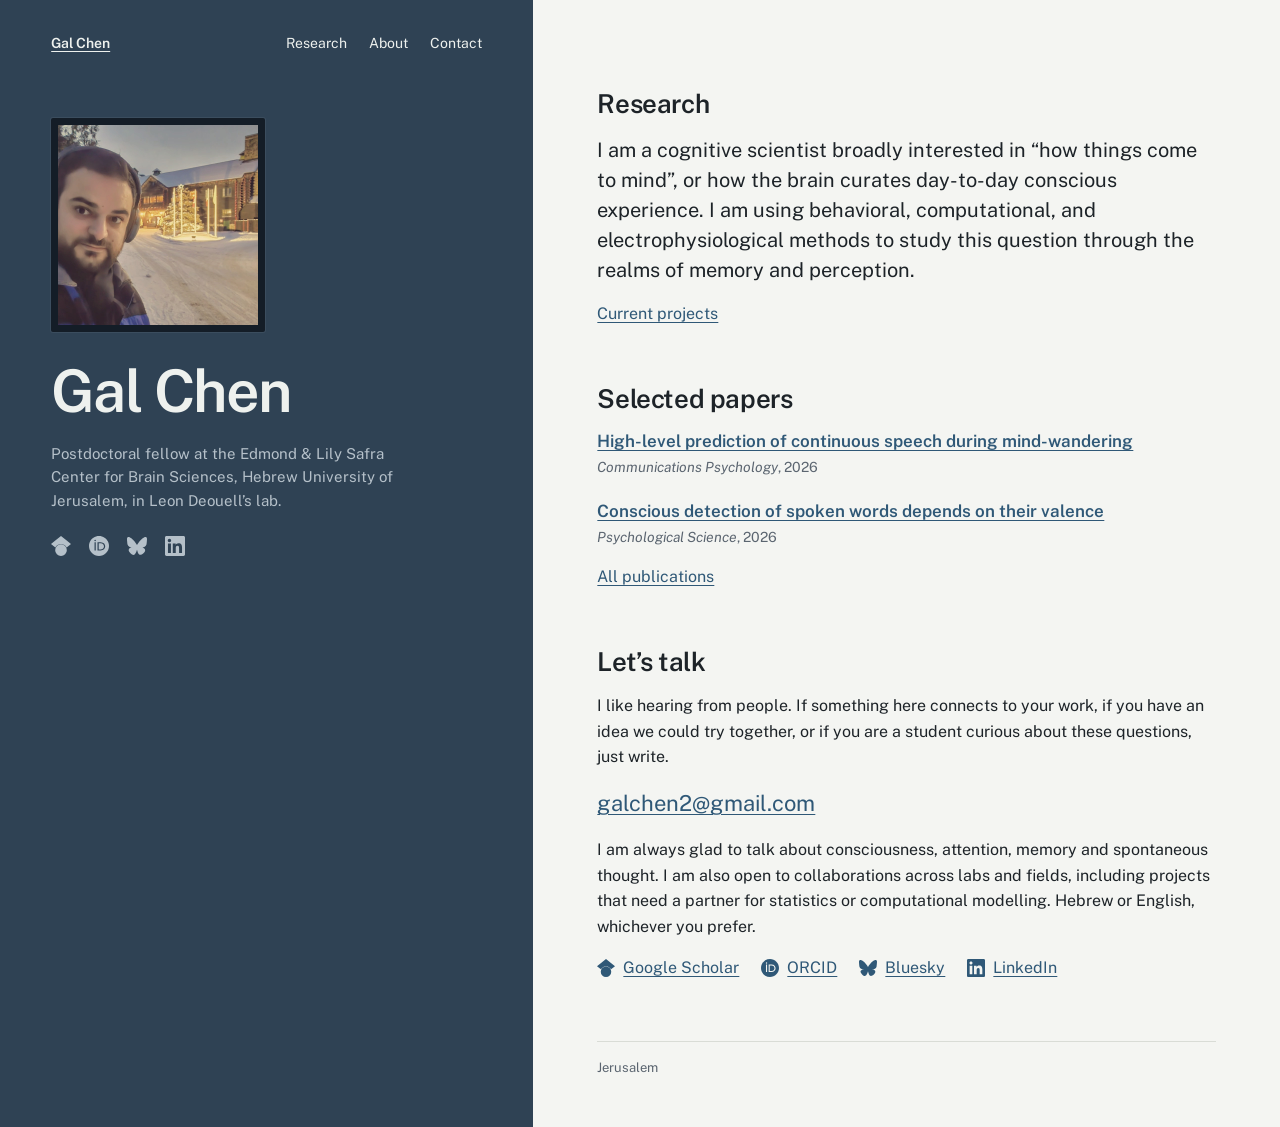
<file: index.html>
<!doctype html>
<html lang="en">
<head>
<meta charset="utf-8">
<meta name="viewport" content="width=device-width, initial-scale=1">
<title>Gal Chen · Cognitive scientist, Hebrew University of Jerusalem</title>
<meta name="description" content="Gal Chen is a cognitive scientist and postdoctoral fellow at the Edmond &amp; Lily Safra Center for Brain Sciences, Hebrew University of Jerusalem, studying how things come to mind.">
<link rel="canonical" href="https://coggal.github.io/">
<script type="application/ld+json">
{
  "@context": "https://schema.org",
  "@type": "Person",
  "name": "Gal Chen",
  "alternateName": "Gal R. Chen",
  "jobTitle": "Postdoctoral fellow",
  "affiliation": {"@type": "Organization", "name": "Edmond & Lily Safra Center for Brain Sciences, Hebrew University of Jerusalem"},
  "url": "https://coggal.github.io/",
  "image": "https://coggal.github.io/photo.jpg",
  "email": "mailto:galchen2@gmail.com",
  "sameAs": [
    "https://orcid.org/0000-0001-5469-6347",
    "https://scholar.google.com/citations?user=u07u29AAAAAJ",
    "https://bsky.app/profile/galchen.bsky.social",
    "https://www.linkedin.com/in/gal-chen-76b5a223b"
  ]
}
</script>
<link rel="preconnect" href="https://fonts.googleapis.com">
<link rel="preconnect" href="https://fonts.gstatic.com" crossorigin>
<link rel="stylesheet" href="https://fonts.googleapis.com/css2?family=Public+Sans:wght@400;600&family=IBM+Plex+Mono:wght@400&display=swap">
<link rel="stylesheet" href="style.css">
</head>
<body>
<div class="split">

  <header class="panel">
    <div class="panel-inner">
      <nav class="nav" aria-label="Main">
        <a class="home" href="index.html" aria-current="page">Gal Chen</a>
        <ul>
          <li><a href="#research">Research</a></li>
          <li><a href="about.html">About</a></li>
          <li><a href="#contact">Contact</a></li>
        </ul>
      </nav>

      <div class="intro">
        <img class="portrait" src="photo.jpg" width="600" height="600" alt="Gal Chen">
        <h1>Gal Chen</h1>
        <p class="role">Postdoctoral fellow at the Edmond &amp; Lily Safra Center for Brain Sciences, Hebrew University of Jerusalem, in Leon Deouell’s lab.</p>
        <ul class="social icons-only">
          <li><a href="https://scholar.google.com/citations?user=u07u29AAAAAJ" aria-label="Google Scholar" title="Google Scholar"><svg viewBox="0 0 24 24" width="18" height="18" aria-hidden="true" focusable="false"><path fill="currentColor" d="M5.242 13.769L0 9.5 12 0l12 9.5-5.242 4.269C17.548 11.249 14.978 9.5 12 9.5c-2.977 0-5.548 1.748-6.758 4.269zM12 10a7 7 0 1 0 0 14 7 7 0 0 0 0-14z"/></svg></a></li>
          <li><a href="https://orcid.org/0000-0001-5469-6347" aria-label="ORCID" title="ORCID"><svg viewBox="0 0 24 24" width="18" height="18" aria-hidden="true" focusable="false"><path fill="currentColor" d="M12 0C5.372 0 0 5.372 0 12s5.372 12 12 12 12-5.372 12-12S18.628 0 12 0zM7.369 4.378c.525 0 .947.431.947.947s-.422.947-.947.947a.95.95 0 0 1-.947-.947c0-.525.422-.947.947-.947zm-.722 3.038h1.444v10.041H6.647V7.416zm3.562 0h3.9c3.712 0 5.344 2.653 5.344 5.025 0 2.578-2.016 5.025-5.325 5.025h-3.919V7.416zm1.444 1.303v7.444h2.297c3.272 0 4.022-2.484 4.022-3.722 0-2.016-1.284-3.722-4.097-3.722h-2.222z"/></svg></a></li>
          <li><a href="https://bsky.app/profile/galchen.bsky.social" aria-label="Bluesky" title="Bluesky"><svg viewBox="0 0 24 24" width="18" height="18" aria-hidden="true" focusable="false"><path fill="currentColor" d="M12 10.8c-1.087-2.114-4.046-6.053-6.798-7.995C2.566.944 1.561 1.266.902 1.565.139 1.908 0 3.08 0 3.768c0 .69.378 5.65.624 6.479.815 2.736 3.713 3.66 6.383 3.364.136-.02.275-.039.415-.056-.138.022-.276.04-.415.056-3.912.58-7.387 2.005-2.83 7.078 5.013 5.19 6.87-1.113 7.823-4.308.953 3.195 2.05 9.271 7.733 4.308 4.267-4.308 1.172-6.498-2.74-7.078a8.741 8.741 0 0 1-.415-.056c.14.017.279.036.415.056 2.67.297 5.568-.628 6.383-3.364.246-.828.624-5.79.624-6.478 0-.69-.139-1.861-.902-2.206-.659-.298-1.664-.62-4.3 1.24C16.046 4.748 13.087 8.687 12 10.8Z"/></svg></a></li>
          <li><a href="https://www.linkedin.com/in/gal-chen-76b5a223b" aria-label="LinkedIn" title="LinkedIn"><svg viewBox="0 0 24 24" width="18" height="18" aria-hidden="true" focusable="false"><path fill="currentColor" d="M20.447 20.452h-3.554v-5.569c0-1.328-.027-3.037-1.852-3.037-1.853 0-2.136 1.445-2.136 2.939v5.667H9.351V9h3.414v1.561h.046c.477-.9 1.637-1.85 3.37-1.85 3.601 0 4.267 2.37 4.267 5.455v6.286zM5.337 7.433c-1.144 0-2.063-.926-2.063-2.065 0-1.138.92-2.063 2.063-2.063 1.14 0 2.064.925 2.064 2.063 0 1.139-.925 2.065-2.064 2.065zm1.782 13.019H3.555V9h3.564v11.452zM22.225 0H1.771C.792 0 0 .774 0 1.729v20.542C0 23.227.792 24 1.771 24h20.451C23.2 24 24 23.227 24 22.271V1.729C24 .774 23.2 0 22.222 0h.003z"/></svg></a></li>
        </ul>
      </div>
    </div>
  </header>

  <main class="main">

    <section id="research" aria-labelledby="research-h">
      <h2 id="research-h">Research</h2>
      <p class="lead">I am a cognitive scientist broadly interested in “how things come to mind”, or how the brain curates day-to-day conscious experience. I am using behavioral, computational, and electrophysiological methods to study this question through the realms of memory and perception.</p>
      <p><a href="about.html#projects">Current projects</a></p>
    </section>

    <section aria-labelledby="papers-h">
      <h2 id="papers-h">Selected papers</h2>
      <ul class="papers">
        <li>
          <a class="title" href="https://doi.org/10.1038/s44271-026-00518-4">High-level prediction of continuous speech during mind-wandering</a>
          <span class="src"><i>Communications Psychology</i>, 2026</span>
        </li>
        <li>
          <a class="title" href="https://doi.org/10.1177/09567976261434113">Conscious detection of spoken words depends on their valence</a>
          <span class="src"><i>Psychological Science</i>, 2026</span>
        </li>
      </ul>
      <p><a href="about.html#publications">All publications</a></p>
    </section>

    <section id="contact" aria-labelledby="contact-h">
      <h2 id="contact-h">Let’s talk</h2>
      <p>I like hearing from people. If something here connects to your work, if you have an idea we could try together, or if you are a student curious about these questions, just write.</p>
      <p class="contact-line"><a href="mailto:galchen2@gmail.com">galchen2@gmail.com</a></p>
      <p>I am always glad to talk about consciousness, attention, memory and spontaneous thought. I am also open to collaborations across labs and fields, including projects that need a partner for statistics or computational modelling. Hebrew or English, whichever you prefer.</p>
      <ul class="social">
        <li><a href="https://scholar.google.com/citations?user=u07u29AAAAAJ"><svg viewBox="0 0 24 24" width="18" height="18" aria-hidden="true" focusable="false"><path fill="currentColor" d="M5.242 13.769L0 9.5 12 0l12 9.5-5.242 4.269C17.548 11.249 14.978 9.5 12 9.5c-2.977 0-5.548 1.748-6.758 4.269zM12 10a7 7 0 1 0 0 14 7 7 0 0 0 0-14z"/></svg><span>Google Scholar</span></a></li>
        <li><a href="https://orcid.org/0000-0001-5469-6347"><svg viewBox="0 0 24 24" width="18" height="18" aria-hidden="true" focusable="false"><path fill="currentColor" d="M12 0C5.372 0 0 5.372 0 12s5.372 12 12 12 12-5.372 12-12S18.628 0 12 0zM7.369 4.378c.525 0 .947.431.947.947s-.422.947-.947.947a.95.95 0 0 1-.947-.947c0-.525.422-.947.947-.947zm-.722 3.038h1.444v10.041H6.647V7.416zm3.562 0h3.9c3.712 0 5.344 2.653 5.344 5.025 0 2.578-2.016 5.025-5.325 5.025h-3.919V7.416zm1.444 1.303v7.444h2.297c3.272 0 4.022-2.484 4.022-3.722 0-2.016-1.284-3.722-4.097-3.722h-2.222z"/></svg><span>ORCID</span></a></li>
        <li><a href="https://bsky.app/profile/galchen.bsky.social"><svg viewBox="0 0 24 24" width="18" height="18" aria-hidden="true" focusable="false"><path fill="currentColor" d="M12 10.8c-1.087-2.114-4.046-6.053-6.798-7.995C2.566.944 1.561 1.266.902 1.565.139 1.908 0 3.08 0 3.768c0 .69.378 5.65.624 6.479.815 2.736 3.713 3.66 6.383 3.364.136-.02.275-.039.415-.056-.138.022-.276.04-.415.056-3.912.58-7.387 2.005-2.83 7.078 5.013 5.19 6.87-1.113 7.823-4.308.953 3.195 2.05 9.271 7.733 4.308 4.267-4.308 1.172-6.498-2.74-7.078a8.741 8.741 0 0 1-.415-.056c.14.017.279.036.415.056 2.67.297 5.568-.628 6.383-3.364.246-.828.624-5.79.624-6.478 0-.69-.139-1.861-.902-2.206-.659-.298-1.664-.62-4.3 1.24C16.046 4.748 13.087 8.687 12 10.8Z"/></svg><span>Bluesky</span></a></li>
        <li><a href="https://www.linkedin.com/in/gal-chen-76b5a223b"><svg viewBox="0 0 24 24" width="18" height="18" aria-hidden="true" focusable="false"><path fill="currentColor" d="M20.447 20.452h-3.554v-5.569c0-1.328-.027-3.037-1.852-3.037-1.853 0-2.136 1.445-2.136 2.939v5.667H9.351V9h3.414v1.561h.046c.477-.9 1.637-1.85 3.37-1.85 3.601 0 4.267 2.37 4.267 5.455v6.286zM5.337 7.433c-1.144 0-2.063-.926-2.063-2.065 0-1.138.92-2.063 2.063-2.063 1.14 0 2.064.925 2.064 2.063 0 1.139-.925 2.065-2.064 2.065zm1.782 13.019H3.555V9h3.564v11.452zM22.225 0H1.771C.792 0 0 .774 0 1.729v20.542C0 23.227.792 24 1.771 24h20.451C23.2 24 24 23.227 24 22.271V1.729C24 .774 23.2 0 22.222 0h.003z"/></svg><span>LinkedIn</span></a></li>
      </ul>
    </section>

    <footer class="foot">Jerusalem</footer>
  </main>

</div>
</body>
</html>
</file>
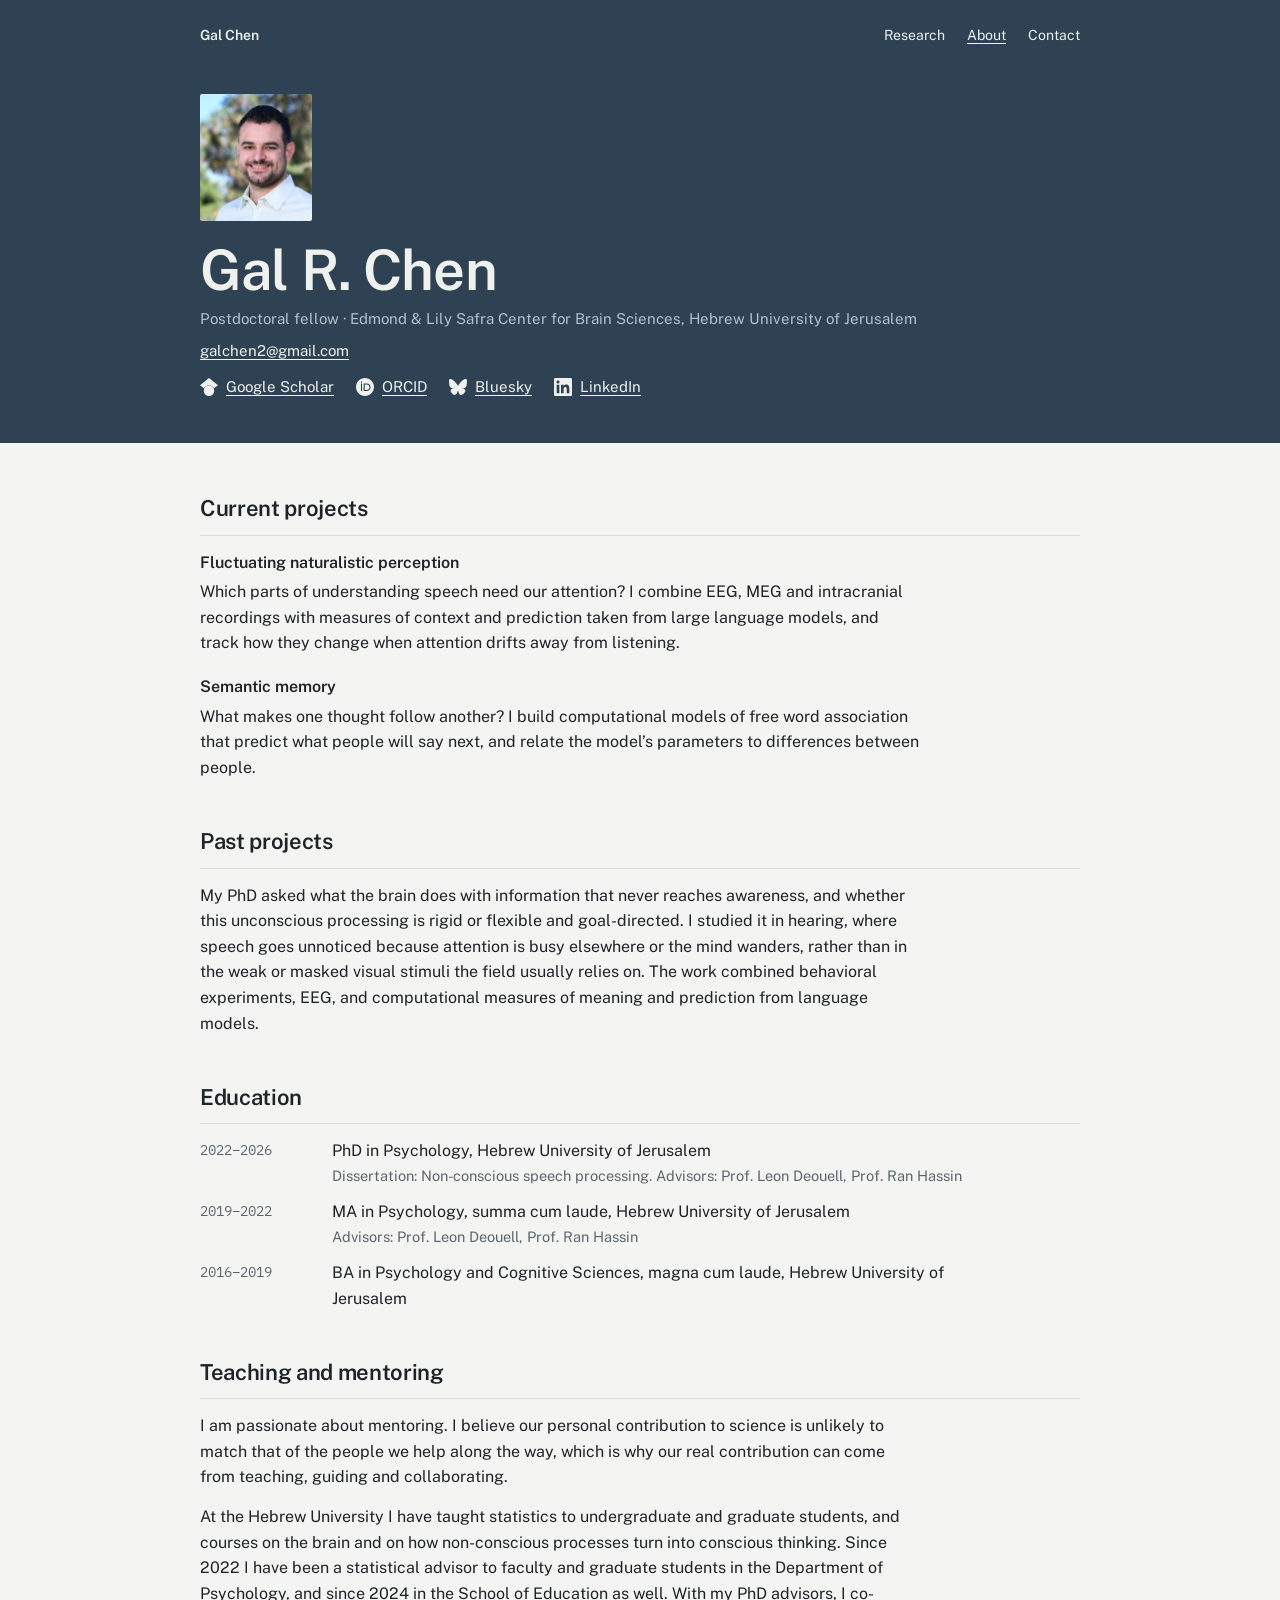
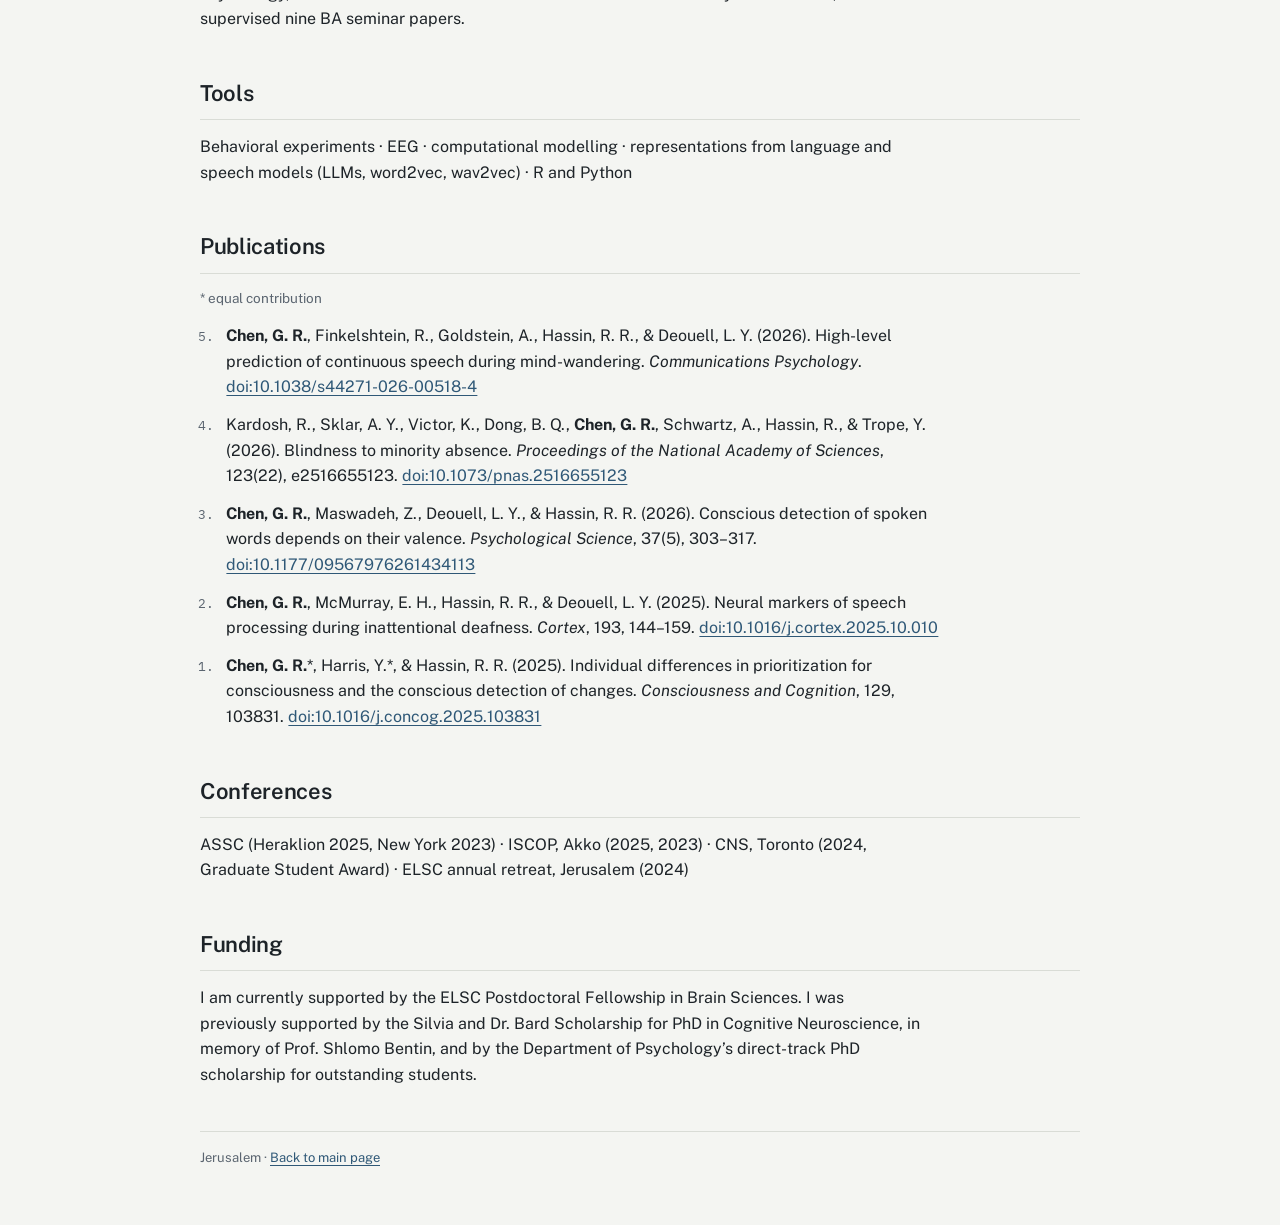
<file: about.html>
<!doctype html>
<html lang="en">
<head>
<meta charset="utf-8">
<meta name="viewport" content="width=device-width, initial-scale=1">
<title>About · Gal Chen</title>
<link rel="canonical" href="https://coggal.github.io/about.html">
<meta name="description" content="About Gal R. Chen: projects, publications and background.">
<link rel="preconnect" href="https://fonts.googleapis.com">
<link rel="preconnect" href="https://fonts.gstatic.com" crossorigin>
<link rel="stylesheet" href="https://fonts.googleapis.com/css2?family=Public+Sans:wght@400;600&family=IBM+Plex+Mono:wght@400&display=swap">
<link rel="stylesheet" href="style.css">
</head>
<body>

<header class="cv-top">
  <div class="cv-top-inner">
    <nav class="nav" aria-label="Main">
      <a class="home" href="index.html">Gal Chen</a>
      <ul>
        <li><a href="index.html#research">Research</a></li>
        <li><a href="about.html" aria-current="page">About</a></li>
        <li><a href="index.html#contact">Contact</a></li>
      </ul>
    </nav>
    <div class="cv-head">
      <figure class="print">
        <img src="portrait.png" width="227" height="256" alt="Portrait of Gal Chen">
        <figcaption>Photo: Eyal Cohen</figcaption>
      </figure>
      <h1>Gal R. Chen</h1>
      <p>Postdoctoral fellow · Edmond &amp; Lily Safra Center for Brain Sciences, Hebrew University of Jerusalem</p>
      <p><a href="mailto:galchen2@gmail.com">galchen2@gmail.com</a></p>
      <ul class="social">
        <li><a href="https://scholar.google.com/citations?user=u07u29AAAAAJ"><svg viewBox="0 0 24 24" width="18" height="18" aria-hidden="true" focusable="false"><path fill="currentColor" d="M5.242 13.769L0 9.5 12 0l12 9.5-5.242 4.269C17.548 11.249 14.978 9.5 12 9.5c-2.977 0-5.548 1.748-6.758 4.269zM12 10a7 7 0 1 0 0 14 7 7 0 0 0 0-14z"/></svg><span>Google Scholar</span></a></li>
        <li><a href="https://orcid.org/0000-0001-5469-6347"><svg viewBox="0 0 24 24" width="18" height="18" aria-hidden="true" focusable="false"><path fill="currentColor" d="M12 0C5.372 0 0 5.372 0 12s5.372 12 12 12 12-5.372 12-12S18.628 0 12 0zM7.369 4.378c.525 0 .947.431.947.947s-.422.947-.947.947a.95.95 0 0 1-.947-.947c0-.525.422-.947.947-.947zm-.722 3.038h1.444v10.041H6.647V7.416zm3.562 0h3.9c3.712 0 5.344 2.653 5.344 5.025 0 2.578-2.016 5.025-5.325 5.025h-3.919V7.416zm1.444 1.303v7.444h2.297c3.272 0 4.022-2.484 4.022-3.722 0-2.016-1.284-3.722-4.097-3.722h-2.222z"/></svg><span>ORCID</span></a></li>
        <li><a href="https://bsky.app/profile/galchen.bsky.social"><svg viewBox="0 0 24 24" width="18" height="18" aria-hidden="true" focusable="false"><path fill="currentColor" d="M12 10.8c-1.087-2.114-4.046-6.053-6.798-7.995C2.566.944 1.561 1.266.902 1.565.139 1.908 0 3.08 0 3.768c0 .69.378 5.65.624 6.479.815 2.736 3.713 3.66 6.383 3.364.136-.02.275-.039.415-.056-.138.022-.276.04-.415.056-3.912.58-7.387 2.005-2.83 7.078 5.013 5.19 6.87-1.113 7.823-4.308.953 3.195 2.05 9.271 7.733 4.308 4.267-4.308 1.172-6.498-2.74-7.078a8.741 8.741 0 0 1-.415-.056c.14.017.279.036.415.056 2.67.297 5.568-.628 6.383-3.364.246-.828.624-5.79.624-6.478 0-.69-.139-1.861-.902-2.206-.659-.298-1.664-.62-4.3 1.24C16.046 4.748 13.087 8.687 12 10.8Z"/></svg><span>Bluesky</span></a></li>
        <li><a href="https://www.linkedin.com/in/gal-chen-76b5a223b"><svg viewBox="0 0 24 24" width="18" height="18" aria-hidden="true" focusable="false"><path fill="currentColor" d="M20.447 20.452h-3.554v-5.569c0-1.328-.027-3.037-1.852-3.037-1.853 0-2.136 1.445-2.136 2.939v5.667H9.351V9h3.414v1.561h.046c.477-.9 1.637-1.85 3.37-1.85 3.601 0 4.267 2.37 4.267 5.455v6.286zM5.337 7.433c-1.144 0-2.063-.926-2.063-2.065 0-1.138.92-2.063 2.063-2.063 1.14 0 2.064.925 2.064 2.063 0 1.139-.925 2.065-2.064 2.065zm1.782 13.019H3.555V9h3.564v11.452zM22.225 0H1.771C.792 0 0 .774 0 1.729v20.542C0 23.227.792 24 1.771 24h20.451C23.2 24 24 23.227 24 22.271V1.729C24 .774 23.2 0 22.222 0h.003z"/></svg><span>LinkedIn</span></a></li>
      </ul>
    </div>
  </div>
</header>

<div class="cv-wrap">
<main class="cv">

  <section aria-labelledby="projects">
    <h2 id="projects">Current projects</h2>
    <div class="projects">
      <div>
        <h3>Fluctuating naturalistic perception</h3>
        <p>Which parts of understanding speech need our attention? I combine EEG, MEG and intracranial recordings with measures of context and prediction taken from large language models, and track how they change when attention drifts away from listening.</p>
      </div>
      <div>
        <h3>Semantic memory</h3>
        <p>What makes one thought follow another? I build computational models of free word association that predict what people will say next, and relate the model’s parameters to differences between people.</p>
      </div>
    </div>
  </section>

  <section aria-labelledby="past">
    <h2 id="past">Past projects</h2>
    <p class="prose">My PhD asked what the brain does with information that never reaches awareness, and whether this unconscious processing is rigid or flexible and goal-directed. I studied it in hearing, where speech goes unnoticed because attention is busy elsewhere or the mind wanders, rather than in the weak or masked visual stimuli the field usually relies on. The work combined behavioral experiments, EEG, and computational measures of meaning and prediction from language models.</p>
  </section>

  <section aria-labelledby="edu">
    <h2 id="edu">Education</h2>
    <ul class="rows">
      <li><span class="yr">2022–2026</span><span class="what">PhD in Psychology, Hebrew University of Jerusalem
        <span class="sub">Dissertation: Non-conscious speech processing. Advisors: Prof. Leon Deouell, Prof. Ran Hassin</span></span></li>
      <li><span class="yr">2019–2022</span><span class="what">MA in Psychology, summa cum laude, Hebrew University of Jerusalem
        <span class="sub">Advisors: Prof. Leon Deouell, Prof. Ran Hassin</span></span></li>
      <li><span class="yr">2016–2019</span><span class="what">BA in Psychology and Cognitive Sciences, magna cum laude, Hebrew University of Jerusalem</span></li>
    </ul>
  </section>

  <section aria-labelledby="teaching">
    <h2 id="teaching">Teaching and mentoring</h2>
    <p class="prose">I am passionate about mentoring. I believe our personal contribution to science is unlikely to match that of the people we help along the way, which is why our real contribution can come from teaching, guiding and collaborating.</p>
    <p class="prose">At the Hebrew University I have taught statistics to undergraduate and graduate students, and courses on the brain and on how non-conscious processes turn into conscious thinking. Since 2022 I have been a statistical advisor to faculty and graduate students in the Department of Psychology, and since 2024 in the School of Education as well. With my PhD advisors, I co-supervised nine BA seminar papers.</p>
  </section>

  <section aria-labelledby="tools">
    <h2 id="tools">Tools</h2>
    <p class="prose">Behavioral experiments · EEG · computational modelling · representations from language and speech models (LLMs, word2vec, wav2vec) · R and Python</p>
  </section>

  <section aria-labelledby="publications">
    <h2 id="publications">Publications</h2>
    <p class="note">* equal contribution</p>
    <ol class="refs" reversed>
      <li><b>Chen, G. R.</b>, Finkelshtein, R., Goldstein, A., Hassin, R. R., &amp; Deouell, L. Y. (2026). High-level prediction of continuous speech during mind-wandering. <i>Communications Psychology</i>. <a href="https://doi.org/10.1038/s44271-026-00518-4">doi:10.1038/s44271-026-00518-4</a></li>
      <li>Kardosh, R., Sklar, A. Y., Victor, K., Dong, B. Q., <b>Chen, G. R.</b>, Schwartz, A., Hassin, R., &amp; Trope, Y. (2026). Blindness to minority absence. <i>Proceedings of the National Academy of Sciences</i>, 123(22), e2516655123. <a href="https://doi.org/10.1073/pnas.2516655123">doi:10.1073/pnas.2516655123</a></li>
      <li><b>Chen, G. R.</b>, Maswadeh, Z., Deouell, L. Y., &amp; Hassin, R. R. (2026). Conscious detection of spoken words depends on their valence. <i>Psychological Science</i>, 37(5), 303–317. <a href="https://doi.org/10.1177/09567976261434113">doi:10.1177/09567976261434113</a></li>
      <li><b>Chen, G. R.</b>, McMurray, E. H., Hassin, R. R., &amp; Deouell, L. Y. (2025). Neural markers of speech processing during inattentional deafness. <i>Cortex</i>, 193, 144–159. <a href="https://doi.org/10.1016/j.cortex.2025.10.010">doi:10.1016/j.cortex.2025.10.010</a></li>
      <li><b>Chen, G. R.</b>*, Harris, Y.*, &amp; Hassin, R. R. (2025). Individual differences in prioritization for consciousness and the conscious detection of changes. <i>Consciousness and Cognition</i>, 129, 103831. <a href="https://doi.org/10.1016/j.concog.2025.103831">doi:10.1016/j.concog.2025.103831</a></li>
    </ol>
  </section>

  <section aria-labelledby="talks">
    <h2 id="talks">Conferences</h2>
    <p class="prose">ASSC (Heraklion 2025, New York 2023) · ISCOP, Akko (2025, 2023) · CNS, Toronto (2024, Graduate Student Award) · ELSC annual retreat, Jerusalem (2024)</p>
  </section>

  <section aria-labelledby="awards">
    <h2 id="awards">Funding</h2>
    <p class="prose">I am currently supported by the ELSC Postdoctoral Fellowship in Brain Sciences. I was previously supported by the Silvia and Dr. Bard Scholarship for PhD in Cognitive Neuroscience, in memory of Prof. Shlomo Bentin, and by the Department of Psychology’s direct-track PhD scholarship for outstanding students.</p>
  </section>

  <footer class="foot">Jerusalem · <a href="index.html">Back to main page</a></footer>
</main>
</div>

</body>
</html>
</file>
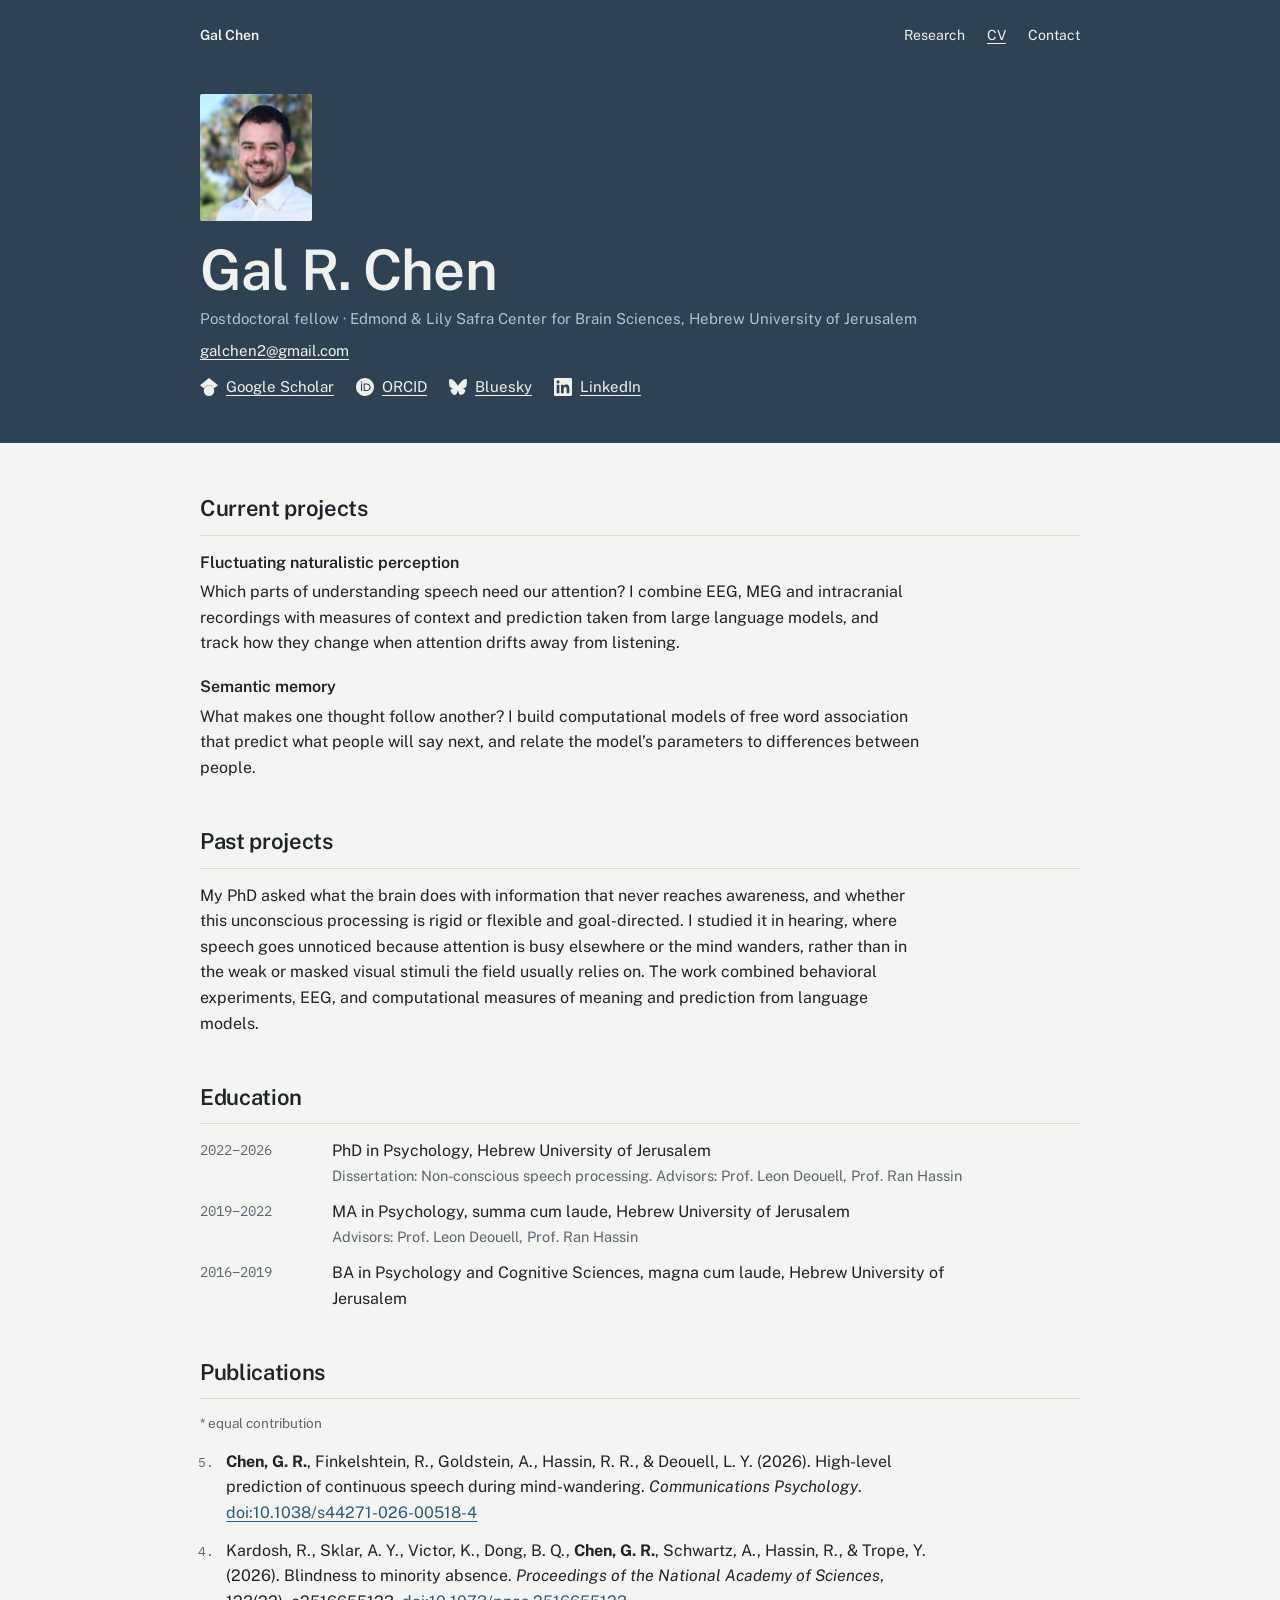
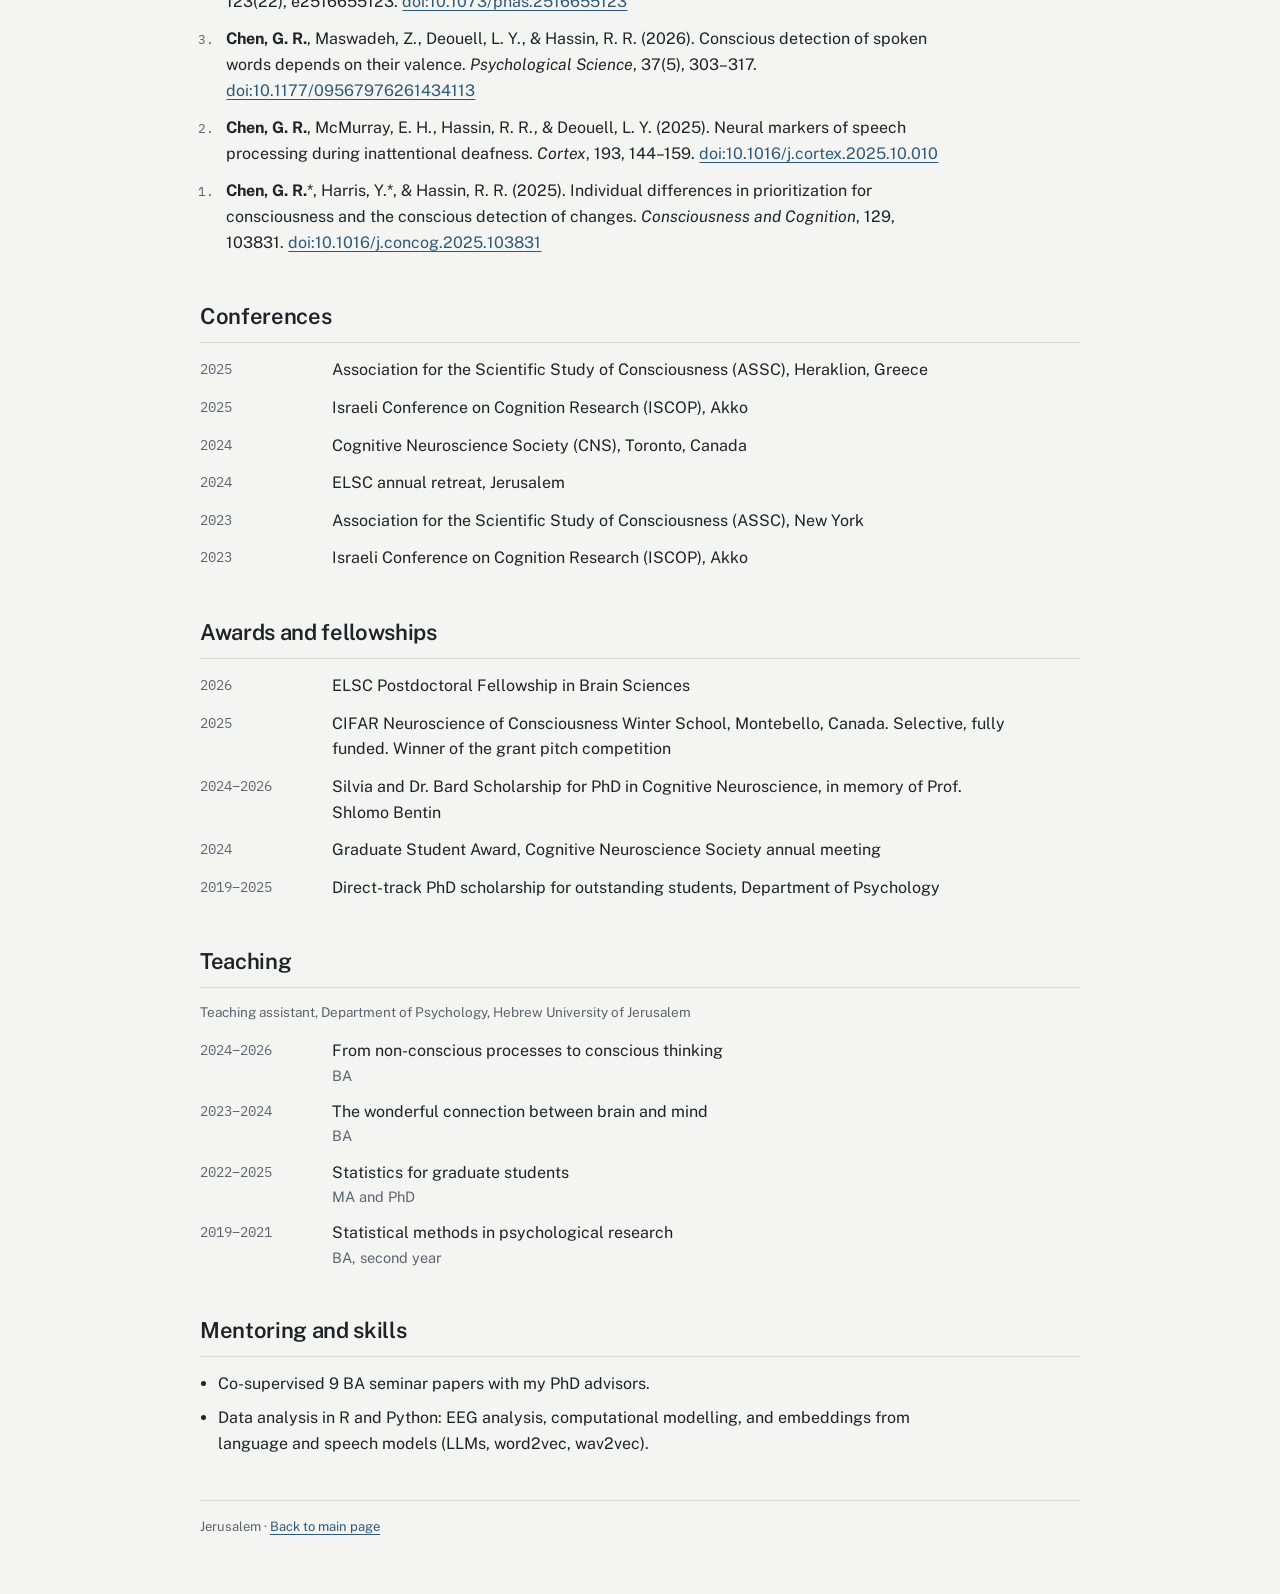
<file: cv.html>
<!doctype html>
<html lang="en">
<head>
<meta charset="utf-8">
<meta name="viewport" content="width=device-width, initial-scale=1">
<title>Gal Chen · CV</title>
<meta name="description" content="Curriculum vitae of Gal R. Chen, Hebrew University of Jerusalem.">
<link rel="preconnect" href="https://fonts.googleapis.com">
<link rel="preconnect" href="https://fonts.gstatic.com" crossorigin>
<link rel="stylesheet" href="https://fonts.googleapis.com/css2?family=Public+Sans:wght@400;600&family=IBM+Plex+Mono:wght@400&display=swap">
<link rel="stylesheet" href="style.css">
</head>
<body>

<header class="cv-top">
  <div class="cv-top-inner">
    <nav class="nav" aria-label="Main">
      <a class="home" href="index.html">Gal Chen</a>
      <ul>
        <li><a href="index.html#research">Research</a></li>
        <li><a href="cv.html" aria-current="page">CV</a></li>
        <li><a href="index.html#contact">Contact</a></li>
      </ul>
    </nav>
    <div class="cv-head">
      <figure class="print">
        <img src="portrait.png" width="227" height="256" alt="Portrait of Gal Chen">
        <figcaption>Photo: Eyal Cohen</figcaption>
      </figure>
      <h1>Gal R. Chen</h1>
      <p>Postdoctoral fellow · Edmond &amp; Lily Safra Center for Brain Sciences, Hebrew University of Jerusalem</p>
      <p><a href="mailto:galchen2@gmail.com">galchen2@gmail.com</a></p>
      <ul class="social">
        <li><a href="https://scholar.google.com/citations?user=u07u29AAAAAJ"><svg viewBox="0 0 24 24" width="18" height="18" aria-hidden="true" focusable="false"><path fill="currentColor" d="M5.242 13.769L0 9.5 12 0l12 9.5-5.242 4.269C17.548 11.249 14.978 9.5 12 9.5c-2.977 0-5.548 1.748-6.758 4.269zM12 10a7 7 0 1 0 0 14 7 7 0 0 0 0-14z"/></svg><span>Google Scholar</span></a></li>
        <li><a href="https://orcid.org/0000-0001-5469-6347"><svg viewBox="0 0 24 24" width="18" height="18" aria-hidden="true" focusable="false"><path fill="currentColor" d="M12 0C5.372 0 0 5.372 0 12s5.372 12 12 12 12-5.372 12-12S18.628 0 12 0zM7.369 4.378c.525 0 .947.431.947.947s-.422.947-.947.947a.95.95 0 0 1-.947-.947c0-.525.422-.947.947-.947zm-.722 3.038h1.444v10.041H6.647V7.416zm3.562 0h3.9c3.712 0 5.344 2.653 5.344 5.025 0 2.578-2.016 5.025-5.325 5.025h-3.919V7.416zm1.444 1.303v7.444h2.297c3.272 0 4.022-2.484 4.022-3.722 0-2.016-1.284-3.722-4.097-3.722h-2.222z"/></svg><span>ORCID</span></a></li>
        <li><a href="https://bsky.app/profile/galchen.bsky.social"><svg viewBox="0 0 24 24" width="18" height="18" aria-hidden="true" focusable="false"><path fill="currentColor" d="M12 10.8c-1.087-2.114-4.046-6.053-6.798-7.995C2.566.944 1.561 1.266.902 1.565.139 1.908 0 3.08 0 3.768c0 .69.378 5.65.624 6.479.815 2.736 3.713 3.66 6.383 3.364.136-.02.275-.039.415-.056-.138.022-.276.04-.415.056-3.912.58-7.387 2.005-2.83 7.078 5.013 5.19 6.87-1.113 7.823-4.308.953 3.195 2.05 9.271 7.733 4.308 4.267-4.308 1.172-6.498-2.74-7.078a8.741 8.741 0 0 1-.415-.056c.14.017.279.036.415.056 2.67.297 5.568-.628 6.383-3.364.246-.828.624-5.79.624-6.478 0-.69-.139-1.861-.902-2.206-.659-.298-1.664-.62-4.3 1.24C16.046 4.748 13.087 8.687 12 10.8Z"/></svg><span>Bluesky</span></a></li>
        <li><a href="https://www.linkedin.com/in/gal-chen-76b5a223b"><svg viewBox="0 0 24 24" width="18" height="18" aria-hidden="true" focusable="false"><path fill="currentColor" d="M20.447 20.452h-3.554v-5.569c0-1.328-.027-3.037-1.852-3.037-1.853 0-2.136 1.445-2.136 2.939v5.667H9.351V9h3.414v1.561h.046c.477-.9 1.637-1.85 3.37-1.85 3.601 0 4.267 2.37 4.267 5.455v6.286zM5.337 7.433c-1.144 0-2.063-.926-2.063-2.065 0-1.138.92-2.063 2.063-2.063 1.14 0 2.064.925 2.064 2.063 0 1.139-.925 2.065-2.064 2.065zm1.782 13.019H3.555V9h3.564v11.452zM22.225 0H1.771C.792 0 0 .774 0 1.729v20.542C0 23.227.792 24 1.771 24h20.451C23.2 24 24 23.227 24 22.271V1.729C24 .774 23.2 0 22.222 0h.003z"/></svg><span>LinkedIn</span></a></li>
      </ul>
    </div>
  </div>
</header>

<div class="cv-wrap">
<main class="cv">

  <section aria-labelledby="projects">
    <h2 id="projects">Current projects</h2>
    <div class="projects">
      <div>
        <h3>Fluctuating naturalistic perception</h3>
        <p>Which parts of understanding speech need our attention? I combine EEG, MEG and intracranial recordings with measures of context and prediction taken from large language models, and track how they change when attention drifts away from listening.</p>
      </div>
      <div>
        <h3>Semantic memory</h3>
        <p>What makes one thought follow another? I build computational models of free word association that predict what people will say next, and relate the model’s parameters to differences between people.</p>
      </div>
    </div>
  </section>

  <section aria-labelledby="past">
    <h2 id="past">Past projects</h2>
    <p class="prose">My PhD asked what the brain does with information that never reaches awareness, and whether this unconscious processing is rigid or flexible and goal-directed. I studied it in hearing, where speech goes unnoticed because attention is busy elsewhere or the mind wanders, rather than in the weak or masked visual stimuli the field usually relies on. The work combined behavioral experiments, EEG, and computational measures of meaning and prediction from language models.</p>
  </section>

  <section aria-labelledby="edu">
    <h2 id="edu">Education</h2>
    <ul class="rows">
      <li><span class="yr">2022–2026</span><span class="what">PhD in Psychology, Hebrew University of Jerusalem
        <span class="sub">Dissertation: Non-conscious speech processing. Advisors: Prof. Leon Deouell, Prof. Ran Hassin</span></span></li>
      <li><span class="yr">2019–2022</span><span class="what">MA in Psychology, summa cum laude, Hebrew University of Jerusalem
        <span class="sub">Advisors: Prof. Leon Deouell, Prof. Ran Hassin</span></span></li>
      <li><span class="yr">2016–2019</span><span class="what">BA in Psychology and Cognitive Sciences, magna cum laude, Hebrew University of Jerusalem</span></li>
    </ul>
  </section>

  <section aria-labelledby="publications">
    <h2 id="publications">Publications</h2>
    <p class="note">* equal contribution</p>
    <ol class="refs" reversed>
      <li><b>Chen, G. R.</b>, Finkelshtein, R., Goldstein, A., Hassin, R. R., &amp; Deouell, L. Y. (2026). High-level prediction of continuous speech during mind-wandering. <i>Communications Psychology</i>. <a href="https://doi.org/10.1038/s44271-026-00518-4">doi:10.1038/s44271-026-00518-4</a></li>
      <li>Kardosh, R., Sklar, A. Y., Victor, K., Dong, B. Q., <b>Chen, G. R.</b>, Schwartz, A., Hassin, R., &amp; Trope, Y. (2026). Blindness to minority absence. <i>Proceedings of the National Academy of Sciences</i>, 123(22), e2516655123. <a href="https://doi.org/10.1073/pnas.2516655123">doi:10.1073/pnas.2516655123</a></li>
      <li><b>Chen, G. R.</b>, Maswadeh, Z., Deouell, L. Y., &amp; Hassin, R. R. (2026). Conscious detection of spoken words depends on their valence. <i>Psychological Science</i>, 37(5), 303–317. <a href="https://doi.org/10.1177/09567976261434113">doi:10.1177/09567976261434113</a></li>
      <li><b>Chen, G. R.</b>, McMurray, E. H., Hassin, R. R., &amp; Deouell, L. Y. (2025). Neural markers of speech processing during inattentional deafness. <i>Cortex</i>, 193, 144–159. <a href="https://doi.org/10.1016/j.cortex.2025.10.010">doi:10.1016/j.cortex.2025.10.010</a></li>
      <li><b>Chen, G. R.</b>*, Harris, Y.*, &amp; Hassin, R. R. (2025). Individual differences in prioritization for consciousness and the conscious detection of changes. <i>Consciousness and Cognition</i>, 129, 103831. <a href="https://doi.org/10.1016/j.concog.2025.103831">doi:10.1016/j.concog.2025.103831</a></li>
    </ol>
  </section>

  <section aria-labelledby="talks">
    <h2 id="talks">Conferences</h2>
    <ul class="rows">
      <li><span class="yr">2025</span><span class="what">Association for the Scientific Study of Consciousness (ASSC), Heraklion, Greece</span></li>
      <li><span class="yr">2025</span><span class="what">Israeli Conference on Cognition Research (ISCOP), Akko</span></li>
      <li><span class="yr">2024</span><span class="what">Cognitive Neuroscience Society (CNS), Toronto, Canada</span></li>
      <li><span class="yr">2024</span><span class="what">ELSC annual retreat, Jerusalem</span></li>
      <li><span class="yr">2023</span><span class="what">Association for the Scientific Study of Consciousness (ASSC), New York</span></li>
      <li><span class="yr">2023</span><span class="what">Israeli Conference on Cognition Research (ISCOP), Akko</span></li>
    </ul>
  </section>

  <section aria-labelledby="awards">
    <h2 id="awards">Awards and fellowships</h2>
    <ul class="rows">
      <li><span class="yr">2026</span><span class="what">ELSC Postdoctoral Fellowship in Brain Sciences</span></li>
      <li><span class="yr">2025</span><span class="what">CIFAR Neuroscience of Consciousness Winter School, Montebello, Canada. Selective, fully funded. Winner of the grant pitch competition</span></li>
      <li><span class="yr">2024–2026</span><span class="what">Silvia and Dr. Bard Scholarship for PhD in Cognitive Neuroscience, in memory of Prof. Shlomo Bentin</span></li>
      <li><span class="yr">2024</span><span class="what">Graduate Student Award, Cognitive Neuroscience Society annual meeting</span></li>
      <li><span class="yr">2019–2025</span><span class="what">Direct-track PhD scholarship for outstanding students, Department of Psychology</span></li>
    </ul>
  </section>

  <section aria-labelledby="teaching">
    <h2 id="teaching">Teaching</h2>
    <p class="note">Teaching assistant, Department of Psychology, Hebrew University of Jerusalem</p>
    <ul class="rows">
      <li><span class="yr">2024–2026</span><span class="what">From non-conscious processes to conscious thinking <span class="sub">BA</span></span></li>
      <li><span class="yr">2023–2024</span><span class="what">The wonderful connection between brain and mind <span class="sub">BA</span></span></li>
      <li><span class="yr">2022–2025</span><span class="what">Statistics for graduate students <span class="sub">MA and PhD</span></span></li>
      <li><span class="yr">2019–2021</span><span class="what">Statistical methods in psychological research <span class="sub">BA, second year</span></span></li>
    </ul>
  </section>

  <section aria-labelledby="other">
    <h2 id="other">Mentoring and skills</h2>
    <ul class="plain">
      <li>Co-supervised 9 BA seminar papers with my PhD advisors.</li>
      <li>Data analysis in R and Python: EEG analysis, computational modelling, and embeddings from language and speech models (LLMs, word2vec, wav2vec).</li>
    </ul>
  </section>

  <footer class="foot">Jerusalem · <a href="index.html">Back to main page</a></footer>
</main>
</div>

</body>
</html>
</file>
<file: style.css>
:root {
  --ground: #f4f5f2;
  --ink: #1d2328;
  --muted: #5b6570;
  --rule: #d9dcd6;
  --panel: #2f4254;
  --panel-ink: #eef1ee;
  --panel-muted: #b5c0c9;
  --link: #2f5877;
  --frame: #141d27;
  --sans: "Public Sans", "Helvetica Neue", Arial, sans-serif;
  --mono: "IBM Plex Mono", ui-monospace, Consolas, monospace;
  color-scheme: light;
}

@media (prefers-color-scheme: dark) {
  :root:not([data-theme="light"]) {
    --ground: #15191d;
    --ink: #e4e7e3;
    --muted: #98a2ab;
    --rule: #2c3339;
    --panel: #1f2c38;
    --panel-ink: #e9ede9;
    --panel-muted: #9eabb6;
    --link: #9cc0dc;
  --frame: #0c1117;
    color-scheme: dark;
  }
}
:root[data-theme="dark"] {
  --ground: #15191d;
  --ink: #e4e7e3;
  --muted: #98a2ab;
  --rule: #2c3339;
  --panel: #1f2c38;
  --panel-ink: #e9ede9;
  --panel-muted: #9eabb6;
  --link: #9cc0dc;
  --frame: #0c1117;
  color-scheme: dark;
}

*, *::before, *::after { box-sizing: border-box; }

html { -webkit-text-size-adjust: 100%; }

body {
  margin: 0;
  background: var(--ground);
  color: var(--ink);
  font-family: var(--sans);
  font-size: 16px;
  line-height: 1.6;
}

a { color: var(--link); text-underline-offset: 3px; text-decoration-thickness: 1px; }
a:hover { text-decoration-thickness: 2px; }
a:focus-visible { outline: 2px solid currentColor; outline-offset: 3px; border-radius: 2px; }

h1, h2, h3 { font-family: var(--sans); font-weight: 600; letter-spacing: -0.015em; text-wrap: balance; margin: 0; }

.label {
  font-family: var(--sans);
  font-size: 12px;
  font-weight: 600;
  letter-spacing: 0.08em;
  text-transform: uppercase;
  color: var(--muted);
}

/* ---------- navigation ---------- */
.nav {
  display: flex;
  justify-content: space-between;
  align-items: baseline;
  gap: 16px;
  font-size: 14px;
}
.nav a { color: inherit; text-decoration: none; }
.nav a:hover, .nav a[aria-current="page"] { text-decoration: underline; }
.nav ul { display: flex; gap: 22px; list-style: none; margin: 0; padding: 0; }
.nav .home { font-weight: 600; }

/* ---------- landing ---------- */
.split {
  display: grid;
  grid-template-columns: minmax(320px, 5fr) 7fr;
  min-height: 100vh;
}

.panel {
  background: var(--panel);
  color: var(--panel-ink);
  padding-block: 32px 40px;
  padding-inline: clamp(20px, 4vw, 56px);
}
.panel-inner {
  position: sticky;
  top: 32px;
  display: flex;
  flex-direction: column;
  gap: 64px;
}
.panel .nav { color: var(--panel-ink); }
.panel h1 {
  font-size: clamp(40px, 4.6vw, 60px);
  line-height: 1.05;
  letter-spacing: -0.03em;
}
.intro { display: flex; flex-direction: column; gap: 20px; }
.intro p { margin: 0; font-family: var(--sans); font-size: 24px; font-style: italic; line-height: 1.35; max-width: 20em; }
.intro .role { font-family: var(--sans); font-style: normal; font-size: 15px; line-height: 1.55; color: var(--panel-muted); max-width: 38ch; }
.panel a { color: var(--panel-ink); }

.main {
  padding-block: 88px 48px;
  padding-inline: clamp(20px, 5vw, 72px);
  display: flex;
  flex-direction: column;
  gap: 56px;
  max-width: 760px;
}
.main section { display: flex; flex-direction: column; gap: 16px; }
.main h2 { font-size: 26px; line-height: 1.2; }
.main p { margin: 0; max-width: 64ch; }

.papers { list-style: none; margin: 0; padding: 0; display: flex; flex-direction: column; gap: 22px; }
.papers li { display: grid; gap: 2px; max-width: 64ch; }
.papers .title { font-size: 17px; font-weight: 600; line-height: 1.4; }
.papers .src { font-size: 14px; color: var(--muted); }

.contact-line {
  font-family: var(--sans);
  font-size: 22px;
}
.bullets { margin: 0; padding-left: 1.1em; display: flex; flex-direction: column; gap: 8px; max-width: 64ch; }

.foot { font-size: 13px; color: var(--muted); border-top: 1px solid var(--rule); padding-top: 16px; }

/* ---------- CV ---------- */
.cv-top {
  background: var(--panel);
  color: var(--panel-ink);
  padding-inline: clamp(20px, 5vw, 72px);
  padding-block: 24px 40px;
}
.cv-top .nav a { color: var(--panel-ink); }
.cv-top-inner, .cv {
  max-width: 880px;
  margin-inline: auto;
}
.cv-head { display: flex; flex-direction: column; gap: 8px; margin-top: 48px; }
.cv-head h1 { font-size: clamp(38px, 5vw, 56px); line-height: 1.05; }
.cv-head p { margin: 0; color: var(--panel-muted); font-size: 15px; }
.cv-head a { color: var(--panel-ink); }

.cv-wrap { padding-inline: clamp(20px, 5vw, 72px); padding-block: 48px 56px; }
.cv { display: flex; flex-direction: column; gap: 44px; }
.cv section { display: flex; flex-direction: column; gap: 14px; }
.cv h2 {
  font-size: 22px;
  padding-bottom: 8px;
  border-bottom: 1px solid var(--rule);
}
.cv h3 { font-family: var(--sans); font-size: 13px; font-weight: 600; letter-spacing: 0.06em; text-transform: uppercase; color: var(--muted); margin-top: 6px; }

.rows { list-style: none; margin: 0; padding: 0; display: flex; flex-direction: column; gap: 12px; }
.rows li {
  display: grid;
  grid-template-columns: 112px 1fr;
  gap: 20px;
}
.yr {
  font-family: var(--mono);
  font-size: 13.5px;
  color: var(--muted);
  font-variant-numeric: tabular-nums;
  padding-top: 2px;
  white-space: nowrap;
}
.rows .what { max-width: 68ch; }
.rows .sub { display: block; color: var(--muted); font-size: 14.5px; }

.refs { margin: 0; padding-left: 1.4em; display: flex; flex-direction: column; gap: 12px; }
.refs li { max-width: 72ch; padding-left: 4px; }
.refs li::marker { font-family: var(--mono); font-size: 13px; color: var(--muted); }
.refs .kind { font-size: 13px; color: var(--muted); }
.refs a { word-break: break-word; }
.note { font-size: 13.5px; color: var(--muted); margin: 0; }

.plain { margin: 0; padding-left: 1.1em; display: flex; flex-direction: column; gap: 8px; max-width: 72ch; }

@media (max-width: 860px) {
  .split { grid-template-columns: 1fr; min-height: 0; }
  .panel-inner { position: static; gap: 44px; }
  .main { padding-block: 44px 40px; gap: 44px; }
}

@media (max-width: 560px) {
  .rows li { grid-template-columns: 1fr; gap: 0; }
  .nav ul { gap: 16px; }
  .intro p { font-size: 19px; }
}

.inline-list { margin: 0; max-width: 72ch; }

.portrait {
  display: block;
  box-sizing: content-box;
  width: 200px;
  height: 200px;
  padding: 7px;
  background: var(--frame);
  box-shadow: 0 0 0 1px rgba(255, 255, 255, 0.06);
  object-fit: cover;
  object-position: 20% 40%;
  border-radius: 2px;
  margin-bottom: 8px;
}

/* CV portrait, credit shown on hover */
.print {
  position: relative;
  width: 112px;
  margin: 0 0 12px;
}
.print img { display: block; width: 100%; height: auto; border-radius: 2px; }
.print figcaption {
  position: absolute;
  inset-inline: 0;
  bottom: 0;
  padding: 12px 6px 4px;
  font-size: 10px;
  line-height: 1.3;
  color: #fff;
  background: linear-gradient(to top, rgba(0, 0, 0, 0.6), rgba(0, 0, 0, 0));
  border-radius: 0 0 2px 2px;
  white-space: nowrap;
  opacity: 0;
  transition: opacity 0.2s ease;
}
.print:hover figcaption { opacity: 1; }
@media (prefers-reduced-motion: reduce) {
  .print figcaption { transition: none; }
}

.main .lead {
  font-family: var(--sans);
  font-size: 20px;
  line-height: 1.5;
  max-width: 34em;
}

.projects { display: grid; gap: 18px; }
.projects > div { display: grid; gap: 4px; max-width: 72ch; }
.cv .projects h3 {
  font-size: 16px;
  font-weight: 600;
  letter-spacing: 0;
  text-transform: none;
  color: var(--ink);
  margin: 0;
}
.projects p { margin: 0; }

.social { list-style: none; margin: 0; padding: 0; display: flex; flex-wrap: wrap; gap: 10px 22px; }
.social a { display: inline-flex; align-items: center; gap: 8px; text-decoration: none; }
.social a span { text-decoration: underline; text-decoration-thickness: 1px; text-underline-offset: 3px; }
.social a:hover span { text-decoration-thickness: 2px; }
.social svg { flex: none; }
.icons-only { gap: 18px; margin-top: 4px; }
.icons-only a { color: var(--panel-muted); }
.icons-only a:hover { color: var(--panel-ink); }
.icons-only svg { width: 20px; height: 20px; }
.cv-head .social { margin-top: 4px; font-size: 15px; }

.prose { margin: 0; max-width: 72ch; }
</file>
